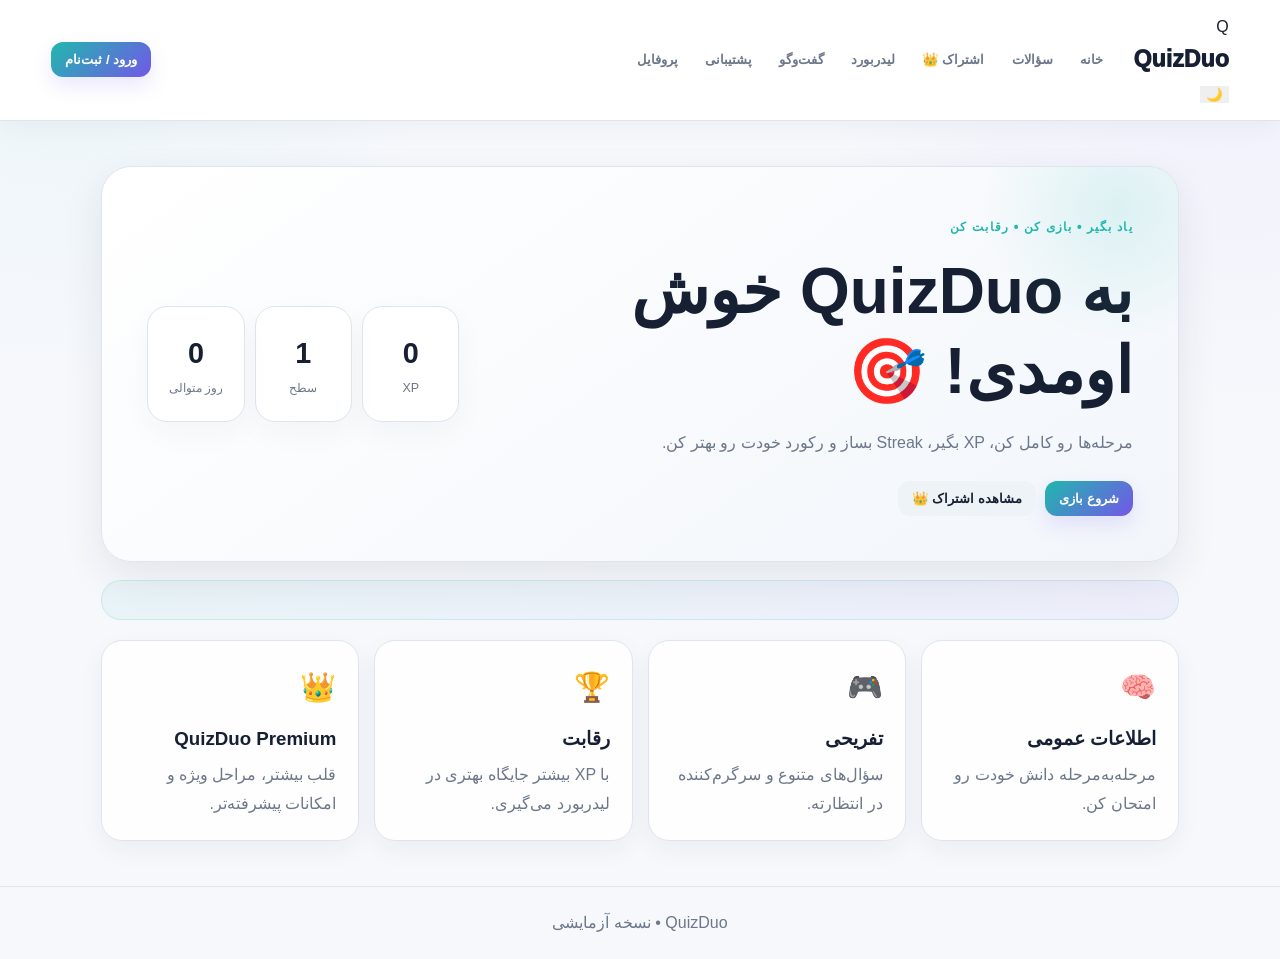
<file: index.html>
<!doctype html>
<html lang="fa" dir="rtl">
<head>
    <meta charset="utf-8">
    <meta name="viewport" content="width=device-width, initial-scale=1">
    <title>QuizDuo</title>
    <link rel="stylesheet" href="css/style.css">
</head>
<body>

<header class="site-header">

    <div class="brand-area">
        <div class="logo-mark">Q</div>
        <div class="logo">QuizDuo</div>
        <button id="themeToggle" type="button" class="ghost-btn">🌙</button>
    </div>

    <nav class="main-nav">
        <button data-page="home">خانه</button>
        <button data-page="quiz">سؤالات</button>
        <button data-page="subscription">اشتراک 👑</button>
        <button data-page="leaderboard">لیدربورد</button>
        <button data-page="chat">گفت‌وگو</button>
        <button data-page="support">پشتیبانی</button>
        <button data-page="profile">پروفایل</button>
    </nav>

    <div class="auth-area">
        <button id="authButton" type="button" class="primary-btn">
            ورود / ثبت‌نام
        </button>

        <button id="logoutButton" type="button" class="logout-btn hidden">
            خروج
        </button>
    </div>

</header>


<main>

    <!-- HOME -->
    <section id="home" class="page active">

        <div class="hero">

            <div>

                <span class="eyebrow">
                    یاد بگیر • بازی کن • رقابت کن
                </span>

                <h1>
                    به QuizDuo خوش اومدی! 🎯
                </h1>

                <p>
                    مرحله‌ها رو کامل کن، XP بگیر، Streak بساز و رکورد خودت رو بهتر کن.
                </p>

                <div class="hero-actions">

                    <button
                        class="primary-btn big-btn"
                        data-page="quiz">
                        شروع بازی
                    </button>

                    <button
                        class="secondary-btn big-btn"
                        data-page="subscription">
                        مشاهده اشتراک 👑
                    </button>

                </div>

            </div>


            <div class="hero-stats">

                <div>
                    <b id="homeXP">0</b>
                    <span>XP</span>
                </div>

                <div>
                    <b id="homeLevel">1</b>
                    <span>سطح</span>
                </div>

                <div>
                    <b id="homeStreak">0</b>
                    <span>روز متوالی</span>
                </div>

            </div>

        </div>


        <!-- DAILY XP -->
        <div
            id="dailyRewardCard"
            class="daily-reward-card">
        </div>


        <div class="feature-grid">

            <article class="feature-card">
                <span>🧠</span>
                <h3>اطلاعات عمومی</h3>
                <p>
                    مرحله‌به‌مرحله دانش خودت رو امتحان کن.
                </p>
            </article>

            <article class="feature-card">
                <span>🎮</span>
                <h3>تفریحی</h3>
                <p>
                    سؤال‌های متنوع و سرگرم‌کننده در انتظارته.
                </p>
            </article>

            <article class="feature-card">
                <span>🏆</span>
                <h3>رقابت</h3>
                <p>
                    با XP بیشتر جایگاه بهتری در لیدربورد می‌گیری.
                </p>
            </article>

            <article class="feature-card premium-feature">
                <span>👑</span>
                <h3>QuizDuo Premium</h3>
                <p>
                    قلب بیشتر، مراحل ویژه و امکانات پیشرفته‌تر.
                </p>
            </article>

        </div>

    </section>


    <!-- AUTH -->
    <section id="auth" class="page">

        <div class="panel auth-panel">

            <div class="section-heading">
                <span>👤</span>

                <div>
                    <h2 id="authTitle">ورود</h2>
                    <p>
                        برای ذخیره پیشرفتت حساب بساز.
                    </p>
                </div>
            </div>

            <input
                id="authName"
                autocomplete="username"
                placeholder="نام کاربری">

            <input
                id="authPassword"
                autocomplete="current-password"
                type="password"
                placeholder="رمز عبور (حداقل ۶ کاراکتر)">

            <div id="confirmPasswordWrap" class="hidden">

                <input
                    id="authConfirmPassword"
                    autocomplete="new-password"
                    type="password"
                    placeholder="تکرار رمز عبور">

            </div>

            <button
                id="authSubmit"
                type="button"
                class="primary-btn full-btn">
                ورود
            </button>

            <button
                id="toggleAuth"
                type="button"
                class="link-btn">
                ساخت حساب جدید
            </button>

            <p
                id="authMsg"
                class="form-message">
            </p>

            <div class="notice">
                نسخه فعلی برای نمونه‌سازی از localStorage استفاده می‌کند؛
                احراز هویت واقعی در نسخه آنلاین باید با Backend امن انجام شود.
            </div>

        </div>

    </section>


    <!-- QUIZ -->
    <section id="quiz" class="page">

        <div class="section-heading">

            <span>🎯</span>

            <div>
                <h2>مراحل بازی</h2>

                <p>
                    هر مرحله در حال حاضر
                    <b>۱۰ XP</b>
                    ارزش دارد.
                    XP روزانه جداگانه محاسبه می‌شود.
                </p>
            </div>

        </div>


        <div class="quiz-tabs">

            <button
                type="button"
                class="active"
                data-category-tab="general">
                🧠 اطلاعات عمومی
            </button>

            <button
                type="button"
                data-category-tab="fun">
                🎮 تفریحی
            </button>

        </div>


        <div class="quiz-stats">

            <span>
                ⭐ XP:
                <b id="quizXP">0</b>
            </span>

            <span>
                🎁 XP روزانه:
                <b id="dailyXPValue">10</b>
            </span>

            <span>
                🔥 Streak:
                <b id="quizStreak">0</b>
            </span>

            <span>
                ❤️ قلب:
                <b id="heartValue">5</b>
            </span>

            <span>
                ⚡ Combo:
                <b id="comboValue">0</b>
            </span>

        </div>


        <div
            id="stageList"
            class="stage-grid">
        </div>


        <div
            id="quizBox"
            class="quiz-box hidden">

            <div class="quiz-topline">

                <span id="quizCategory"></span>

                <span id="questionNumber"></span>

            </div>


            <div class="progress-track">
                <div
                    id="quizProgress"
                    class="progress-fill">
                </div>
            </div>


            <div class="timer-row">

                <span>زمان</span>

                <b id="questionTimer">
                    20s
                </b>

            </div>


            <div class="timer-track">

                <div
                    id="timerProgress"
                    class="timer-fill">
                </div>

            </div>


            <h2 id="questionText"></h2>


            <div
                id="answers"
                class="answers">
            </div>


            <div id="quizResult"></div>


            <button
                id="nextQuestionBtn"
                type="button"
                class="primary-btn next-btn hidden">
                سؤال بعدی →
            </button>

        </div>

    </section>


    <!-- SUBSCRIPTION -->
    <section id="subscription" class="page">

        <div class="subscription-hero">

            <div>

                <span class="eyebrow">
                    QUIZDUO PREMIUM
                </span>

                <h1>
                    بیشتر بازی کن، بیشتر پیشرفت کن 👑
                </h1>

                <p>
                    اشتراک Premium برای بازیکن‌هایی که
                    می‌خوان امکانات بیشتری داشته باشن.
                </p>

            </div>

            <div class="premium-orb">
                👑
            </div>

        </div>


        <div class="sub-section-title">

            <h2>
                پلن مناسب خودت رو انتخاب کن
            </h2>

            <span>
                ← برای دیدن همه پلن‌ها اسکرول کن
            </span>

        </div>


        <div class="subscription-scroll">


            <article
                class="subscription-card"
                data-plan-card="monthly">

                <div class="plan-icon">
                    🌱
                </div>

                <span class="plan-tag">
                    شروع
                </span>

                <h3>
                    ماهانه
                </h3>

                <div class="price">
                    ۱۰۰,۰۰۰
                    <small>تومان</small>
                </div>

                <p>
                    ۱ ماه Premium
                </p>

                <button
                    class="primary-btn plan-select"
                    data-plan="monthly">
                    انتخاب پلن
                </button>

            </article>


            <article
                class="subscription-card popular"
                data-plan-card="quarterly">

                <div class="popular-badge">
                    محبوب‌ترین
                </div>

                <div class="plan-icon">
                    🚀
                </div>

                <span class="plan-tag">
                    به‌صرفه
                </span>

                <h3>
                    سه‌ماهه
                </h3>

                <div class="price">
                    ۲۷۰,۰۰۰
                    <small>تومان</small>
                </div>

                <p>
                    ۳ ماه Premium
                </p>

                <button
                    class="primary-btn plan-select"
                    data-plan="quarterly">
                    انتخاب پلن
                </button>

            </article>


            <article
                class="subscription-card"
                data-plan-card="sixMonth">

                <div class="plan-icon">
                    💎
                </div>

                <span class="plan-tag">
                    ارزشمند
                </span>

                <h3>
                    شش‌ماهه
                </h3>

                <div class="price">
                    ۴۸۰,۰۰۰
                    <small>تومان</small>
                </div>

                <p>
                    ۶ ماه + ۱ ماه هدیه
                </p>

                <button
                    class="primary-btn plan-select"
                    data-plan="sixMonth">
                    انتخاب پلن
                </button>

            </article>


            <article
                class="subscription-card"
                data-plan-card="nineMonth">

                <div class="plan-icon">
                    🏆
                </div>

                <span class="plan-tag">
                    ویژه
                </span>

                <h3>
                    نه‌ماهه
                </h3>

                <div class="price">
                    ۶۶۰,۰۰۰
                    <small>تومان</small>
                </div>

                <p>
                    ۹ ماه + ۲ ماه هدیه
                </p>

                <button
                    class="primary-btn plan-select"
                    data-plan="nineMonth">
                    انتخاب پلن
                </button>

            </article>


        </div>


        <div class="premium-benefits-section">

            <div class="sub-section-title">

                <h2>
                    با Premium چی می‌گیری؟
                </h2>

                <span>
                    مزایا بدون شلوغی اضافه
                </span>

            </div>


            <div class="benefit-grid">

                <article class="benefit-card">
                    <span>❤️</span>
                    <h3>قلب بیشتر</h3>
                    <p>
                        حداکثر ۸ قلب برای بازی راحت‌تر.
                    </p>
                </article>

                <article class="benefit-card">
                    <span>🔐</span>
                    <h3>مراحل ویژه</h3>
                    <p>
                        دسترسی به محتوای ویژه در نسخه‌های بعدی.
                    </p>
                </article>

                <article class="benefit-card">
                    <span>📊</span>
                    <h3>آمار پیشرفته</h3>
                    <p>
                        جزئیات بیشتر درباره عملکرد و رکوردها.
                    </p>
                </article>

                <article class="benefit-card">
                    <span>🎁</span>
                    <h3>هدیه‌های دوره‌ای</h3>
                    <p>
                        پاداش‌های کوچک و جذاب برای اعضای Premium.
                    </p>
                </article>

            </div>

        </div>


        <div class="referral-panel">

            <div>

                <span class="referral-icon">
                    🤝
                </span>

                <div>
                    <h2>
                        دوستات رو دعوت کن
                    </h2>

                    <p>
                        با رشد QuizDuo، خودت هم جایزه بگیر.
                    </p>
                </div>

            </div>


            <div class="referral-grid">

                <div>
                    <b>۵</b>
                    <span>دعوت موفق</span>
                    <strong>+۱ ماه</strong>
                </div>

                <div>
                    <b>۱۰</b>
                    <span>دعوت موفق</span>
                    <strong>+۲ ماه</strong>
                </div>

                <div>
                    <b>۲۰</b>
                    <span>دعوت موفق</span>
                    <strong>+۴ ماه</strong>
                </div>

            </div>

        </div>


        <!-- PAYMENT -->
        <div
            id="paymentPanel"
            class="payment-panel panel">

            <div class="payment-header">

                <div>

                    <span class="eyebrow">
                        SECURE CHECKOUT
                    </span>

                    <h2>
                        تکمیل اشتراک
                    </h2>

                </div>

                <div class="secure-badge">
                    🔒 پرداخت امن
                </div>

            </div>


            <div class="payment-layout">


                <div class="selected-plan-box">

                    <span>
                        پلن انتخاب‌شده
                    </span>

                    <strong id="selectedPlanName">
                        ماهانه
                    </strong>

                    <b id="selectedPlanAmount">
                        ۱۰۰,۰۰۰ تومان
                    </b>

                </div>


                <div class="discount-box">

                    <label for="discountCode">
                        کد تخفیف
                    </label>

                    <div class="discount-row">

                        <input
                            id="discountCode"
                            placeholder="مثلاً TEST100K">

                        <button
                            id="applyDiscount"
                            type="button"
                            class="secondary-btn">
                            اعمال
                        </button>

                    </div>

                    <p
                        id="discountMsg"
                        class="form-message">
                    </p>

                </div>


                <div class="payment-summary">

                    <div>
                        <span>قیمت پلن</span>
                        <b id="basePrice">
                            ۱۰۰,۰۰۰ تومان
                        </b>
                    </div>

                    <div>
                        <span>تخفیف</span>
                        <b id="discountAmount">
                            ۰ تومان
                        </b>
                    </div>

                    <div class="final-price">
                        <span>مبلغ نهایی</span>
                        <strong id="finalPrice">
                            ۱۰۰,۰۰۰ تومان
                        </strong>
                    </div>

                </div>


                <div class="test-gateway-box">

                    <div class="gateway-logo">
                        Q
                    </div>

                    <div>

                        <strong>
                            درگاه آزمایشی QuizDuo
                        </strong>

                        <p>
                            برای تست برنامه، با کد
                            <b>TEST100K</b>
                            مبلغ ماهانه صفر می‌شود
                            و اشتراک فعال خواهد شد.
                        </p>

                    </div>

                </div>


                <button
                    id="paymentButton"
                    type="button"
                    class="primary-btn payment-button">
                    ادامه به پرداخت
                </button>


                <p
                    id="paymentMsg"
                    class="form-message">
                </p>


                <div class="payment-note">

                    نسخه فعلی درگاه واقعی بانکی ندارد؛
                    مبلغ صفر از طریق درگاه آزمایشی فعال می‌شود.
                    برای پرداخت واقعی باید Backend و اطلاعات
                    پذیرنده درگاه به پروژه متصل شود.

                </div>

            </div>

        </div>

    </section>


    <!-- LEADERBOARD -->
    <section id="leaderboard" class="page">

        <div class="section-heading">

            <span>🏆</span>

            <div>
                <h2>لیدربورد</h2>
                <p>
                    رتبه‌بندی بازیکنان ثبت‌نام‌شده روی این نسخه.
                </p>
            </div>

        </div>

        <div class="panel table-panel">

            <table>

                <thead>
                    <tr>
                        <th>رتبه</th>
                        <th>بازیکن</th>
                        <th>XP</th>
                        <th>سطح</th>
                        <th>مرحله</th>
                    </tr>
                </thead>

                <tbody id="leaderboardBody"></tbody>

            </table>

        </div>

        <p class="muted">
            در این نسخه استاتیک، لیدربورد فقط بین حساب‌هایی
            که روی همین مرورگر ساخته شده‌اند مشترک است.
        </p>

    </section>


    <!-- PROFILE -->
    <section id="profile" class="page">

        <div class="section-heading">

            <span>👤</span>

            <div>
                <h2>پروفایل</h2>
                <p>
                    آمار پیشرفتت رو اینجا ببین.
                </p>
            </div>

        </div>


        <div class="profile-grid">

            <div class="profile-card panel">

                <div
                    class="avatar"
                    id="profileAvatar">
                    م
                </div>

                <h2 id="profileName">
                    بازیکن مهمان
                </h2>

                <p>
                    سطح
                    <b id="profileLevel">1</b>
                </p>

                <span
                    id="premiumBadge"
                    class="premium-badge hidden">
                    👑 Premium
                </span>

            </div>


            <div class="stats-card panel">

                <div>
                    <span>XP</span>
                    <b id="profileXP">0</b>
                </div>

                <div>
                    <span>Streak</span>
                    <b id="profileStreak">0</b>
                </div>

                <div>
                    <span>❤️ قلب</span>
                    <b id="profileHearts">5</b>
                </div>

                <div>
                    <span>عمومی</span>
                    <b id="profileGeneral">0</b>
                </div>

                <div>
                    <span>تفریحی</span>
                    <b id="profileFun">0</b>
                </div>

            </div>

        </div>

    </section>


    <!-- CHAT -->
    <section id="chat" class="page">

        <div class="section-heading">

            <span>💬</span>

            <div>
                <h2>گفت‌وگو</h2>
                <p>
                    فعلاً پیام‌ها فقط روی همین مرورگر ذخیره می‌شوند.
                </p>
            </div>

        </div>


        <div class="panel chat-panel">

            <div
                id="messages"
                class="messages">
            </div>

            <div class="chat-input">

                <input
                    id="chatInput"
                    placeholder="پیامت رو بنویس...">

                <button
                    id="sendChat"
                    class="primary-btn">
                    ارسال
                </button>

            </div>

        </div>

    </section>


    <!-- SUPPORT -->
    <section id="support" class="page">

        <div class="panel auth-panel">

            <div class="section-heading">

                <span>🎫</span>

                <div>
                    <h2>پشتیبانی</h2>
                    <p>
                        پیامت را ثبت کن.
                    </p>
                </div>

            </div>

            <input
                id="supportSubject"
                placeholder="موضوع">

            <textarea
                id="supportText"
                placeholder="پیام">
            </textarea>

            <button
                id="supportSend"
                class="primary-btn full-btn">
                ارسال درخواست
            </button>

            <p
                id="supportMsg"
                class="form-message">
            </p>

        </div>

    </section>

</main>


<footer>
    QuizDuo • نسخه آزمایشی
</footer>


<script
    type="module"
    src="js/core/app.js">
</script>

</body>
</html>
</file>
<file: css/style.css>
:root{
--bg:#f6f8fc;
--card:#ffffff;
--soft:#eef3f8;
--text:#172033;
--muted:#6c778a;
--border:#dfe5ee;
--teal:#20b8ad;
--purple:#7357e8;
--gold:#f3b63f;
--shadow:0 15px 40px rgba(30,40,60,.09)
}

*{
box-sizing:border-box
}

html{
scroll-behavior:smooth
}

body{
margin:0;
font-family:Tahoma,Arial,sans-serif;
background:
radial-gradient(circle at 5% 0%,#20b8ad0d,transparent 25%),
radial-gradient(circle at 95% 0%,#7357e80d,transparent 27%),
var(--bg);
color:var(--text);
transition:.3s;
line-height:1.7
}

button,
input,
textarea{
font-family:inherit
}

button{
border:0;
cursor:pointer
}

button:disabled{
cursor:not-allowed;
opacity:.55
}

.hidden{
display:none!important
}

.site-header{
position:sticky;
top:0;
z-index:50;
display:flex;
align-items:center;
gap:20px;
padding:13px 4%;
background:#ffffffdf;
border-bottom:1px solid var(--border);
backdrop-filter:blur(18px);
box-shadow:0 7px 25px #18243a0a
}

.logo{
font-size:1.45rem;
font-weight:1000;
text-decoration:none;
color:var(--text);
cursor:pointer;
margin-left:auto
}

.logo span{
color:var(--teal)
}

.main-nav{
display:flex;
gap:5px;
align-items:center
}

.main-nav button{
padding:9px 11px;
border-radius:11px;
background:transparent;
color:var(--muted);
font-weight:800
}

.main-nav button:hover,
.main-nav button.active{
background:var(--soft);
color:var(--text)
}

.auth-area{
display:flex;
align-items:center;
gap:7px;
margin-right:auto
}

.icon-btn,
.secondary-btn,
.primary-btn{
border-radius:12px;
padding:10px 14px;
font-weight:900;
transition:.25s
}

.icon-btn{
background:var(--soft);
font-size:1.05rem
}

.secondary-btn{
background:var(--soft);
color:var(--text)
}

.primary-btn{
background:linear-gradient(135deg,var(--teal),var(--purple));
color:#fff;
box-shadow:0 9px 20px #7357e825
}

.primary-btn:hover,
.secondary-btn:hover,
.icon-btn:hover{
transform:translateY(-2px)
}

.full-btn{
width:100%
}

.page{
display:none;
max-width:1180px;
margin:auto;
padding:45px 4%
}

.page.active{
display:block;
animation:in .35s ease
}

.hero{
display:grid;
grid-template-columns:1.35fr .65fr;
gap:25px;
align-items:center;
padding:45px;
border-radius:30px;
background:linear-gradient(145deg,#fff,#f2f6fb);
border:1px solid var(--border);
box-shadow:var(--shadow);
position:relative;
overflow:hidden
}

.hero::after{
content:"";
position:absolute;
width:280px;
height:280px;
right:-80px;
top:-100px;
border-radius:50%;
background:radial-gradient(circle,#20b8ad20,transparent 68%);
pointer-events:none
}

.eyebrow{
font-size:.75rem;
font-weight:1000;
letter-spacing:1.2px;
color:var(--teal)
}

.hero h1{
font-size:clamp(2rem,5vw,4.1rem);
line-height:1.25;
margin:12px 0
}

.hero h1 span{
background:linear-gradient(135deg,var(--teal),var(--purple));
-webkit-background-clip:text;
background-clip:text;
color:transparent
}

.hero p{
color:var(--muted);
max-width:650px;
line-height:2
}

.hero-actions{
display:flex;
gap:9px;
margin-top:22px;
flex-wrap:wrap
}

.hero-stats{
display:grid;
grid-template-columns:repeat(3,1fr);
gap:10px
}

.hero-stats div{
padding:22px 10px;
text-align:center;
background:var(--card);
border:1px solid var(--border);
border-radius:20px;
box-shadow:0 10px 30px #1e283c0a
}

.hero-stats b,
.hero-stats span{
display:block
}

.hero-stats b{
font-size:1.8rem
}

.hero-stats span{
color:var(--muted);
font-size:.78rem
}

.daily-reward-card{
margin-top:18px;
padding:19px 22px;
border-radius:20px;
background:linear-gradient(135deg,#20b8ad10,#7357e810);
border:1px solid #20b8ad25;
display:flex;
justify-content:space-between;
align-items:center;
gap:15px
}

.daily-reward-card strong{
display:block
}

.daily-reward-card span{
display:block;
color:var(--muted);
font-size:.86rem;
margin-top:5px
}

.feature-grid,
.benefit-grid{
display:grid;
grid-template-columns:repeat(4,1fr);
gap:15px;
margin-top:20px
}

.feature-card,
.benefit-card{
padding:22px;
border:1px solid var(--border);
border-radius:21px;
background:#ffffffdd;
box-shadow:0 9px 25px #1e283c0d;
transition:.3s
}

.feature-card:hover,
.benefit-card:hover{
transform:translateY(-5px);
box-shadow:var(--shadow)
}

.feature-card span,
.benefit-card span{
font-size:1.8rem
}

.feature-card h3,
.benefit-card h3{
margin:11px 0 6px
}

.feature-card p,
.benefit-card p{
margin:0;
color:var(--muted);
line-height:1.8
}

.panel{
background:var(--card);
border:1px solid var(--border);
border-radius:24px;
box-shadow:var(--shadow)
}

.auth-panel{
max-width:520px;
margin:35px auto;
padding:30px
}

.section-heading{
display:flex;
align-items:center;
gap:12px;
margin-bottom:20px
}

.section-heading>span{
font-size:1.8rem
}

.section-heading h2{
margin:0 0 5px
}

.section-heading p{
margin:0;
color:var(--muted)
}

input,
textarea{
width:100%;
padding:12px 14px;
margin-bottom:11px;
border:1px solid var(--border);
border-radius:13px;
background:var(--card);
color:var(--text);
outline:none
}

input:focus,
textarea:focus{
border-color:var(--teal);
box-shadow:0 0 0 4px #20b8ad18
}

textarea{
min-height:130px
}

.notice,
.payment-note{
padding:13px 15px;
border-radius:13px;
background:var(--soft);
color:var(--muted);
line-height:1.8;
font-size:.85rem;
margin-top:12px
}

.form-message{
min-height:20px;
color:var(--teal);
font-size:.86rem
}

.quiz-tabs{
display:flex;
gap:8px;
margin-bottom:13px
}

.quiz-tabs button{
padding:11px 16px;
border-radius:13px;
background:var(--soft);
color:var(--muted);
font-weight:800
}

.quiz-tabs button.active{
color:#fff;
background:linear-gradient(135deg,var(--teal),var(--purple))
}

.quiz-stats{
display:flex;
flex-wrap:wrap;
gap:8px;
margin-bottom:18px
}

.quiz-stats span{
padding:9px 12px;
background:var(--card);
border:1px solid var(--border);
border-radius:12px
}

.stage-grid{
display:grid;
grid-template-columns:repeat(4,1fr);
gap:14px
}

.stage-card{
padding:21px;
border:1px solid var(--border);
border-radius:22px;
background:var(--card);
box-shadow:0 8px 25px #1e283c0d;
transition:.3s
}

.stage-card:hover{
transform:translateY(-5px)
}

.stage-card.locked{
opacity:.55
}

.stage-card.completed{
border-color:#20b8ad66;
background:linear-gradient(145deg,#20b8ad10,var(--card))
}

.stage-number{
font-size:2rem;
font-weight:900
}

.stage-card small{
color:var(--muted)
}

.stage-action{
width:100%;
margin-top:14px
}

.quiz-box{
margin-top:20px;
padding:26px
}

.quiz-topline,
.timer-row{
display:flex;
justify-content:space-between;
color:var(--muted)
}

.progress-track,
.timer-track{
height:8px;
background:var(--soft);
border-radius:99px;
overflow:hidden;
margin:10px 0
}

.progress-fill,
.timer-fill{
height:100%;
width:0;
background:linear-gradient(90deg,var(--teal),var(--purple));
transition:.25s
}

.timer-fill{
background:linear-gradient(90deg,var(--gold),#ef6b73)
}

.quiz-box h2{
line-height:1.8;
margin:20px 0
}

.answers{
display:grid;
grid-template-columns:1fr 1fr;
gap:10px
}

.answer-btn{
text-align:right;
padding:15px;
border-radius:15px;
background:var(--soft);
border:1px solid var(--border);
transition:.2s
}

.answer-btn:hover{
border-color:var(--teal);
transform:translateY(-2px)
}

.next-btn{
margin-top:14px
}

.subscription-hero{
display:flex;
justify-content:space-between;
align-items:center;
padding:35px;
border-radius:28px;
background:linear-gradient(135deg,#7357e815,#20b8ad15,#f3b63f12);
border:1px solid #7357e81c
}

.premium-orb{
width:125px;
height:125px;
border-radius:38px;
display:grid;
place-items:center;
font-size:4rem;
background:linear-gradient(145deg,#fff,#f3b63f2d);
box-shadow:0 18px 40px #7357e828;
animation:float 4s ease-in-out infinite
}

.sub-section-title{
display:flex;
justify-content:space-between;
align-items:end;
gap:15px;
margin:30px 0 12px
}

.sub-section-title h2{
margin:0
}

.sub-section-title span{
color:var(--muted);
font-size:.8rem
}

.subscription-scroll{
display:flex;
gap:18px;
overflow-x:auto;
padding:7px 5px 18px;
scroll-snap-type:x mandatory
}

.subscription-scroll::-webkit-scrollbar{
height:8px
}

.subscription-card{
position:relative;
flex:0 0 265px;
min-height:345px;
scroll-snap-align:start;
padding:25px;
border-radius:26px;
background:linear-gradient(160deg,var(--card),#ffffffbb);
border:1px solid var(--border);
box-shadow:0 12px 35px #1e283c12;
transition:.35s;
overflow:hidden
}

.subscription-card:hover{
transform:translateY(-8px);
box-shadow:0 22px 45px #1e283c1d
}

.subscription-card.selected{
border:2px solid var(--teal);
box-shadow:
0 0 0 5px #20b8ad12,
0 20px 45px #20b8ad1c
}

.subscription-card.popular{
border-color:#7357e888;
background:linear-gradient(155deg,#7357e814,var(--card))
}

.popular-badge{
position:absolute;
top:14px;
left:14px;
background:var(--purple);
color:#fff;
border-radius:99px;
padding:6px 9px;
font-size:.7rem;
font-weight:900
}

.plan-icon{
font-size:2.5rem
}

.plan-tag{
display:block;
color:var(--teal);
font-size:.72rem;
font-weight:900;
margin-top:12px
}

.subscription-card h3{
font-size:1.35rem;
margin:7px 0
}

.price{
font-size:1.65rem;
font-weight:900;
margin:18px 0 5px
}

.price small{
font-size:.7rem;
color:var(--muted)
}

.subscription-card p{
color:var(--muted);
min-height:38px
}

.plan-select{
width:100%;
margin-top:15px
}

.referral-panel{
margin-top:23px;
padding:24px;
border-radius:24px;
background:linear-gradient(135deg,#20b8ad10,#7357e810);
border:1px solid #20b8ad20
}

.referral-panel>div:first-child{
display:flex;
gap:12px;
align-items:center
}

.referral-icon{
font-size:2rem
}

.referral-panel h2{
margin:0 0 5px
}

.referral-panel p{
margin:0;
color:var(--muted)
}

.referral-grid{
display:grid;
grid-template-columns:repeat(3,1fr);
gap:12px;
margin-top:17px
}

.referral-grid>div{
padding:17px;
text-align:center;
background:#ffffffb8;
border-radius:17px
}

.referral-grid b,
.referral-grid strong{
display:block;
font-size:1.3rem
}

.referral-grid span{
color:var(--muted);
font-size:.78rem
}

.payment-panel{
margin-top:23px;
padding:28px
}

.payment-header{
display:flex;
justify-content:space-between;
gap:15px;
align-items:center
}

.payment-header h2{
margin:4px 0
}

.secure-badge{
padding:8px 11px;
border-radius:99px;
background:#20b8ad15;
color:var(--teal);
font-size:.78rem;
font-weight:900;
white-space:nowrap
}

.payment-layout{
max-width:850px;
margin:18px auto 0;
display:grid;
grid-template-columns:1fr 1fr;
gap:13px
}

.selected-plan-box,
.discount-box,
.payment-summary,
.test-gateway-box{
padding:17px;
border-radius:18px;
background:var(--soft);
border:1px solid var(--border)
}

.selected-plan-box span{
display:block;
color:var(--muted);
font-size:.78rem
}

.selected-plan-box strong{
display:block;
margin:6px 0;
font-size:1.15rem
}

.selected-plan-box b{
color:var(--purple)
}

.discount-box label{
font-weight:800;
display:block;
margin-bottom:7px
}

.discount-row{
display:flex;
gap:7px
}

.discount-row input{
margin:0
}

.payment-summary,
.test-gateway-box,
.payment-button{
grid-column:1/-1
}

.payment-summary>div{
display:flex;
justify-content:space-between;
padding:7px 0
}

.final-price{
border-top:1px dashed var(--border);
margin-top:5px;
padding-top:13px!important
}

.final-price strong{
font-size:1.35rem;
color:var(--purple)
}

.bank-transfer-box,
.receipt-upload-box{
grid-column:1/-1;
padding:19px;
border-radius:18px;
background:var(--soft);
border:1px solid var(--border)
}

.bank-transfer-head{
display:flex;
align-items:center;
gap:12px
}

.bank-transfer-head p{
margin:4px 0 0;
color:var(--muted);
font-size:.83rem;
line-height:1.7
}

.bank-details{
display:grid;
grid-template-columns:repeat(3,1fr);
gap:10px;
margin-top:15px
}

.bank-details>div{
padding:13px;
border:1px solid var(--border);
border-radius:14px;
background:var(--card)
}

.bank-details span{
display:block;
color:var(--muted);
font-size:.74rem;
margin-bottom:5px
}

.transfer-warning{
margin-top:11px;
padding:10px 12px;
border-radius:12px;
background:#f3b63f16;
color:#8b6200;
font-size:.8rem
}

.upload-label{
display:block;
padding:15px;
border:1px dashed #20b8ad66;
border-radius:14px;
background:#20b8ad08;
color:var(--teal);
font-weight:900;
text-align:center;
cursor:pointer
}

.receipt-upload-box input[type=file]{
margin-top:10px
}

.payment-status-box{
grid-column:1/-1;
display:flex;
gap:13px;
align-items:flex-start;
padding:18px;
border-radius:18px;
border:1px solid var(--border);
background:var(--soft)
}

.payment-status-box>span{
font-size:1.7rem
}

.payment-status-box strong{
display:block
}

.payment-status-box p{
margin:5px 0;
color:var(--muted);
line-height:1.8;
font-size:.84rem
}

.payment-status-box small{
color:var(--muted)
}

.payment-status-box.status-pending{
background:#f3b63f10;
border-color:#f3b63f44
}

.payment-status-box.status-approved{
background:#20b8ad10;
border-color:#20b8ad44
}

.payment-status-box.status-rejected{
background:#ef6b7310;
border-color:#ef6b7344
}

.test-gateway-box{
display:flex;
align-items:center;
gap:12px;
background:linear-gradient(135deg,#20b8ad10,#7357e810)
}

.gateway-logo{
width:48px;
height:48px;
display:grid;
place-items:center;
border-radius:15px;
color:#fff;
font-weight:900;
background:linear-gradient(135deg,var(--teal),var(--purple))
}

.test-gateway-box p{
margin:5px 0 0;
color:var(--muted);
font-size:.82rem;
line-height:1.7
}

.payment-button{
padding:14px
}

.table-panel{
overflow:auto
}

.table-panel table{
width:100%;
min-width:600px;
border-collapse:collapse
}

.table-panel th,
.table-panel td{
padding:13px;
border-bottom:1px solid var(--border);
text-align:right
}

.muted{
color:var(--muted)
}

.profile-grid{
display:grid;
grid-template-columns:.8fr 1.2fr;
gap:15px
}

.profile-card{
padding:28px;
text-align:center
}

.avatar{
width:88px;
height:88px;
margin:auto;
border-radius:28px;
display:grid;
place-items:center;
color:#fff;
font-size:2rem;
font-weight:900;
background:linear-gradient(135deg,var(--teal),var(--purple))
}

.premium-badge{
display:inline-block;
margin-top:8px;
padding:6px 10px;
border-radius:99px;
background:#f3b63f26;
color:#8b6200;
font-size:.75rem;
font-weight:900
}

.stats-card{
padding:20px;
display:grid;
grid-template-columns:repeat(3,1fr);
gap:10px
}

.stats-card>div{
padding:17px;
text-align:center;
background:var(--soft);
border-radius:16px
}

.stats-card span,
.stats-card b{
display:block
}

.stats-card span{
color:var(--muted);
font-size:.8rem;
margin-bottom:5px
}

.chat-panel{
padding:20px
}

.messages{
min-height:320px;
max-height:520px;
overflow:auto
}

.message{
padding:10px 13px;
background:var(--soft);
border-radius:14px;
margin-bottom:8px
}

.message b{
color:var(--purple)
}

.chat-input{
display:flex;
gap:8px;
margin-top:10px
}

.chat-input input{
margin:0
}

footer{
text-align:center;
color:var(--muted);
padding:22px;
border-top:1px solid var(--border)
}

@keyframes in{
from{
opacity:0;
transform:translateY(10px)
}
to{
opacity:1;
transform:none
}
}

@keyframes float{
0%,100%{
transform:translateY(0) rotate(-3deg)
}
50%{
transform:translateY(-8px) rotate(3deg)
}
}


/* DARK THEME */

body.dark{
--bg:#080d18;
--card:#111827;
--soft:#182235;
--text:#f4f7ff;
--muted:#9eabc0;
--border:#29364d;
--shadow:0 22px 60px rgba(0,0,0,.34);

background:
radial-gradient(
circle at 8% 0%,
rgba(32,184,173,.13),
transparent 27%
),
radial-gradient(
circle at 92% 0%,
rgba(115,87,232,.16),
transparent 30%
),
linear-gradient(
180deg,
#080d18 0%,
#0c1321 100%
);

color:var(--text)
}

body.dark .site-header{
background:rgba(8,13,24,.82);
border-color:rgba(116,134,165,.2);
box-shadow:0 10px 35px rgba(0,0,0,.22);
backdrop-filter:blur(18px)
}

body.dark .logo{
color:#f7fbff
}

body.dark .logo span{
color:#54d7ca
}

body.dark .main-nav button{
color:#b9c5d9
}

body.dark .main-nav button:hover,
body.dark .main-nav button.active{
background:rgba(255,255,255,.07);
color:#fff
}

body.dark .hero{
background:
linear-gradient(
145deg,
rgba(17,24,39,.96),
rgba(14,22,37,.9)
);
border-color:rgba(115,87,232,.22);
box-shadow:0 25px 70px rgba(0,0,0,.28)
}

body.dark .hero::after{
background:
radial-gradient(
circle,
rgba(32,184,173,.18),
transparent 68%
)
}

body.dark .feature-card,
body.dark .benefit-card,
body.dark .stage-card,
body.dark .panel{
background:
linear-gradient(
145deg,
rgba(17,24,39,.97),
rgba(13,20,34,.94)
);
border-color:#27344b;
box-shadow:
0 12px 34px rgba(0,0,0,.2)
}

body.dark .feature-card:hover,
body.dark .benefit-card:hover,
body.dark .stage-card:hover{
box-shadow:
0 22px 48px rgba(0,0,0,.32)
}

body.dark .stage-card.completed{
background:
linear-gradient(
145deg,
rgba(32,184,173,.13),
rgba(17,24,39,.96)
);
border-color:rgba(32,184,173,.4)
}

body.dark input,
body.dark textarea{
background:#0d1524;
border-color:#2a3850;
color:#f4f7ff
}

body.dark input::placeholder,
body.dark textarea::placeholder{
color:#718097
}

body.dark .subscription-hero{
background:
radial-gradient(
circle at 80% 20%,
rgba(243,182,63,.13),
transparent 25%
),
linear-gradient(
135deg,
rgba(115,87,232,.16),
rgba(32,184,173,.12),
rgba(17,24,39,.92)
);
border-color:rgba(115,87,232,.28);
box-shadow:0 24px 60px rgba(0,0,0,.24)
}

body.dark .premium-orb{
background:
linear-gradient(
145deg,
#202b42,
#7b5bdf44
);
border:1px solid rgba(255,255,255,.08);
box-shadow:
0 20px 50px rgba(115,87,232,.2)
}

body.dark .subscription-card{
background:
linear-gradient(
160deg,
#121b2c,
#0d1524
);
border-color:#2a3850;
box-shadow:
0 15px 40px rgba(0,0,0,.28)
}

body.dark .subscription-card:hover{
box-shadow:
0 25px 55px rgba(0,0,0,.38)
}

body.dark .subscription-card.selected{
border-color:#36c9bb;
box-shadow:
0 0 0 5px rgba(32,184,173,.11),
0 22px 50px rgba(32,184,173,.15)
}

body.dark .subscription-card.popular{
background:
linear-gradient(
155deg,
rgba(115,87,232,.18),
#111827
);
border-color:rgba(145,121,239,.58)
}

body.dark .referral-panel{
background:
linear-gradient(
135deg,
rgba(32,184,173,.1),
rgba(115,87,232,.12),
rgba(17,24,39,.9)
);
border-color:rgba(32,184,173,.2)
}

body.dark .referral-grid>div{
background:rgba(255,255,255,.045);
border:1px solid rgba(255,255,255,.06)
}

body.dark .selected-plan-box,
body.dark .discount-box,
body.dark .payment-summary,
body.dark .test-gateway-box,
body.dark .bank-transfer-box,
body.dark .receipt-upload-box{
background:
linear-gradient(
145deg,
#162136,
#0e1727
);
border-color:#2a3850
}

body.dark .payment-note,
body.dark .notice{
background:#111c2e;
border-color:#27364d
}

body.dark .bank-details>div{
background:rgba(255,255,255,.035);
border-color:#2b3950
}

body.dark .upload-label{
background:rgba(32,184,173,.1);
border-color:rgba(32,184,173,.35);
color:#67ddd3
}

body.dark .payment-status-box.status-pending{
background:rgba(243,182,63,.08);
border-color:rgba(243,182,63,.32)
}

body.dark .payment-status-box.status-approved{
background:rgba(32,184,173,.08);
border-color:rgba(32,184,173,.32)
}

body.dark .payment-status-box.status-rejected{
background:rgba(239,107,115,.08);
border-color:rgba(239,107,115,.32)
}

body.dark .table-panel th,
body.dark .table-panel td{
border-color:#27344b
}

body.dark footer{
border-color:#27344b
}

.site-header,
body.dark .hero{
background-color:var(--card)
}


@media(max-width:1000px){

.feature-grid,
.benefit-grid{
grid-template-columns:repeat(2,1fr)
}

.stage-grid{
grid-template-columns:repeat(3,1fr)
}

.site-header{
flex-wrap:wrap
}

.main-nav{
order:3;
width:100%
}

}


@media(max-width:720px){

.hero{
grid-template-columns:1fr;
padding:30px
}

.feature-grid,
.benefit-grid,
.stage-grid,
.profile-grid{
grid-template-columns:1fr
}

.answers{
grid-template-columns:1fr
}

.payment-layout{
grid-template-columns:1fr
}

.payment-summary,
.test-gateway-box,
.payment-button,
.bank-transfer-box,
.receipt-upload-box,
.payment-status-box{
grid-column:auto
}

.bank-details{
grid-template-columns:1fr
}

.referral-grid{
grid-template-columns:1fr
}

.subscription-hero{
padding:25px
}

.premium-orb{
width:90px;
height:90px;
font-size:3rem
}

.payment-header{
flex-direction:column;
align-items:flex-start
}

.auth-area{
margin-left:auto
}

}


@media(max-width:500px){

.hero-stats{
gap:5px
}

.hero-stats div{
padding:15px 6px
}

.hero-stats b{
font-size:1.25rem
}

.daily-reward-card{
align-items:flex-start;
flex-direction:column
}

.chat-input{
flex-direction:column
}

}
</file>
